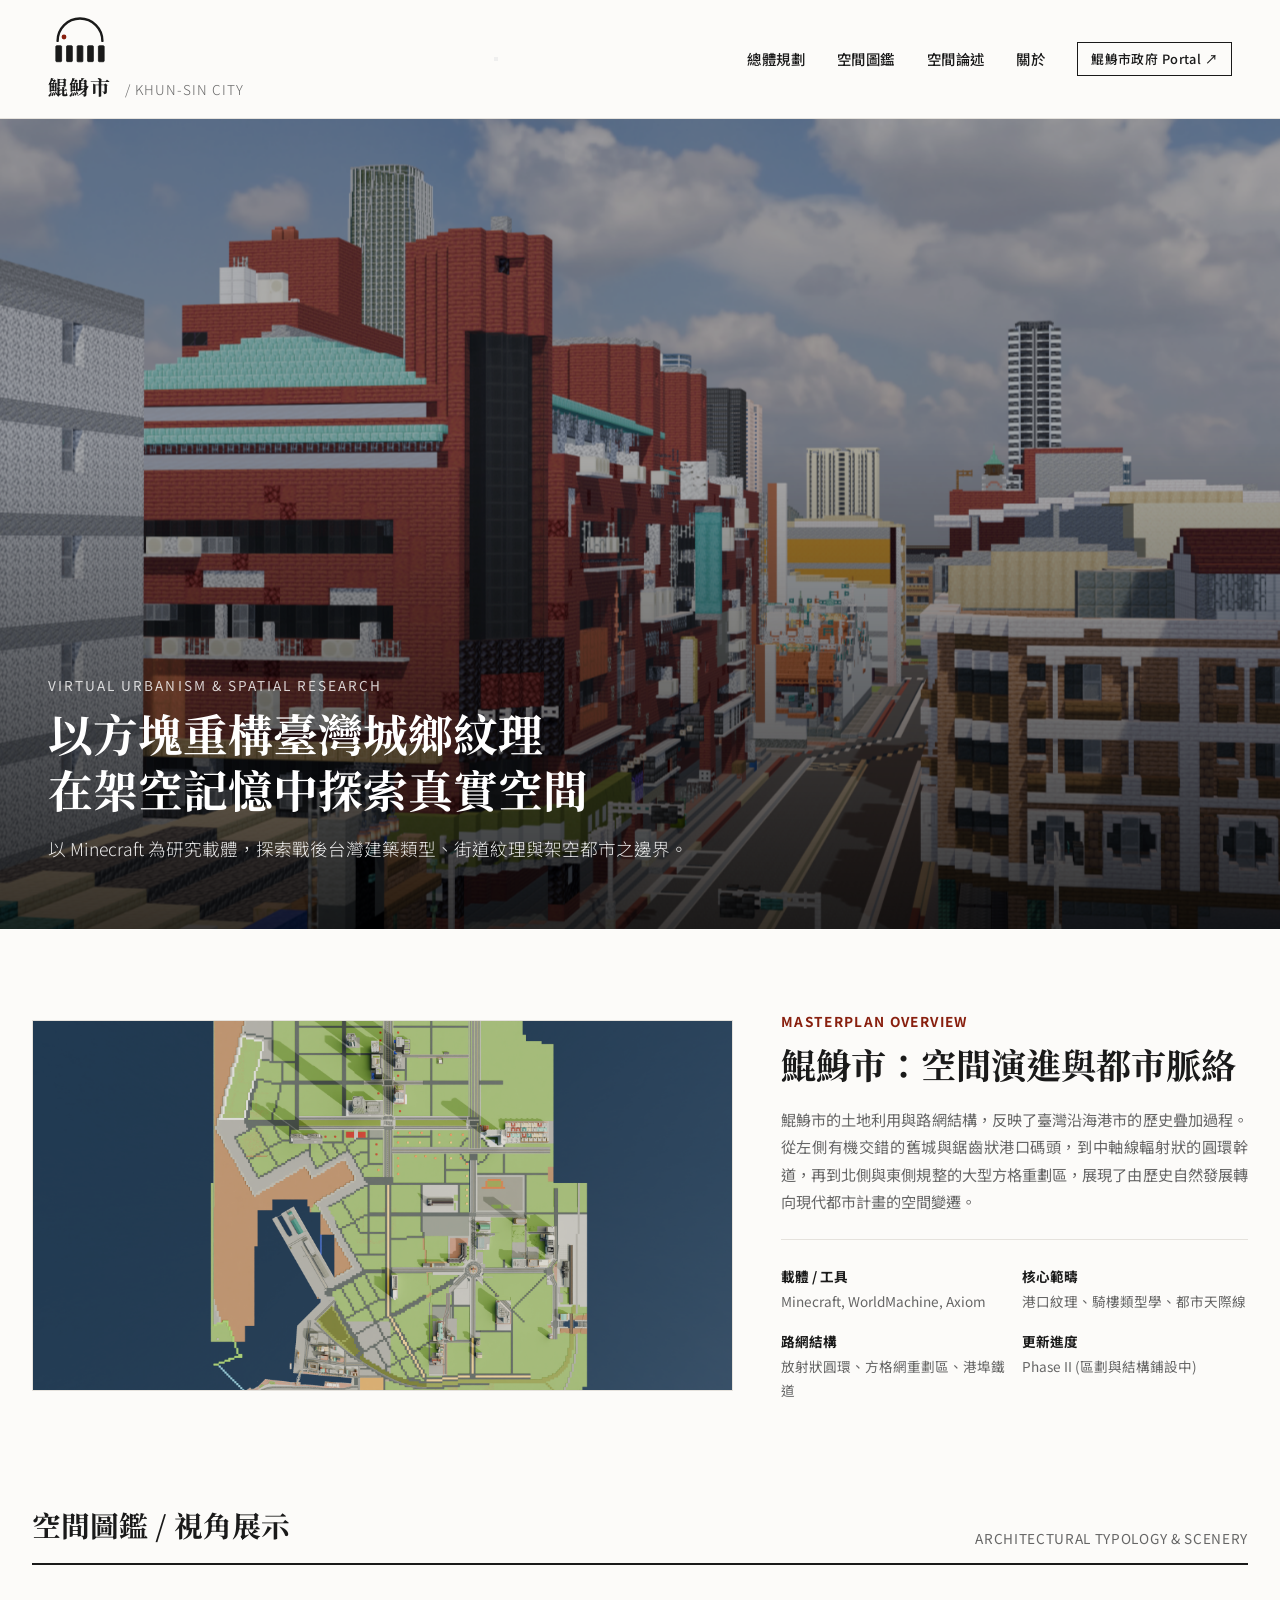
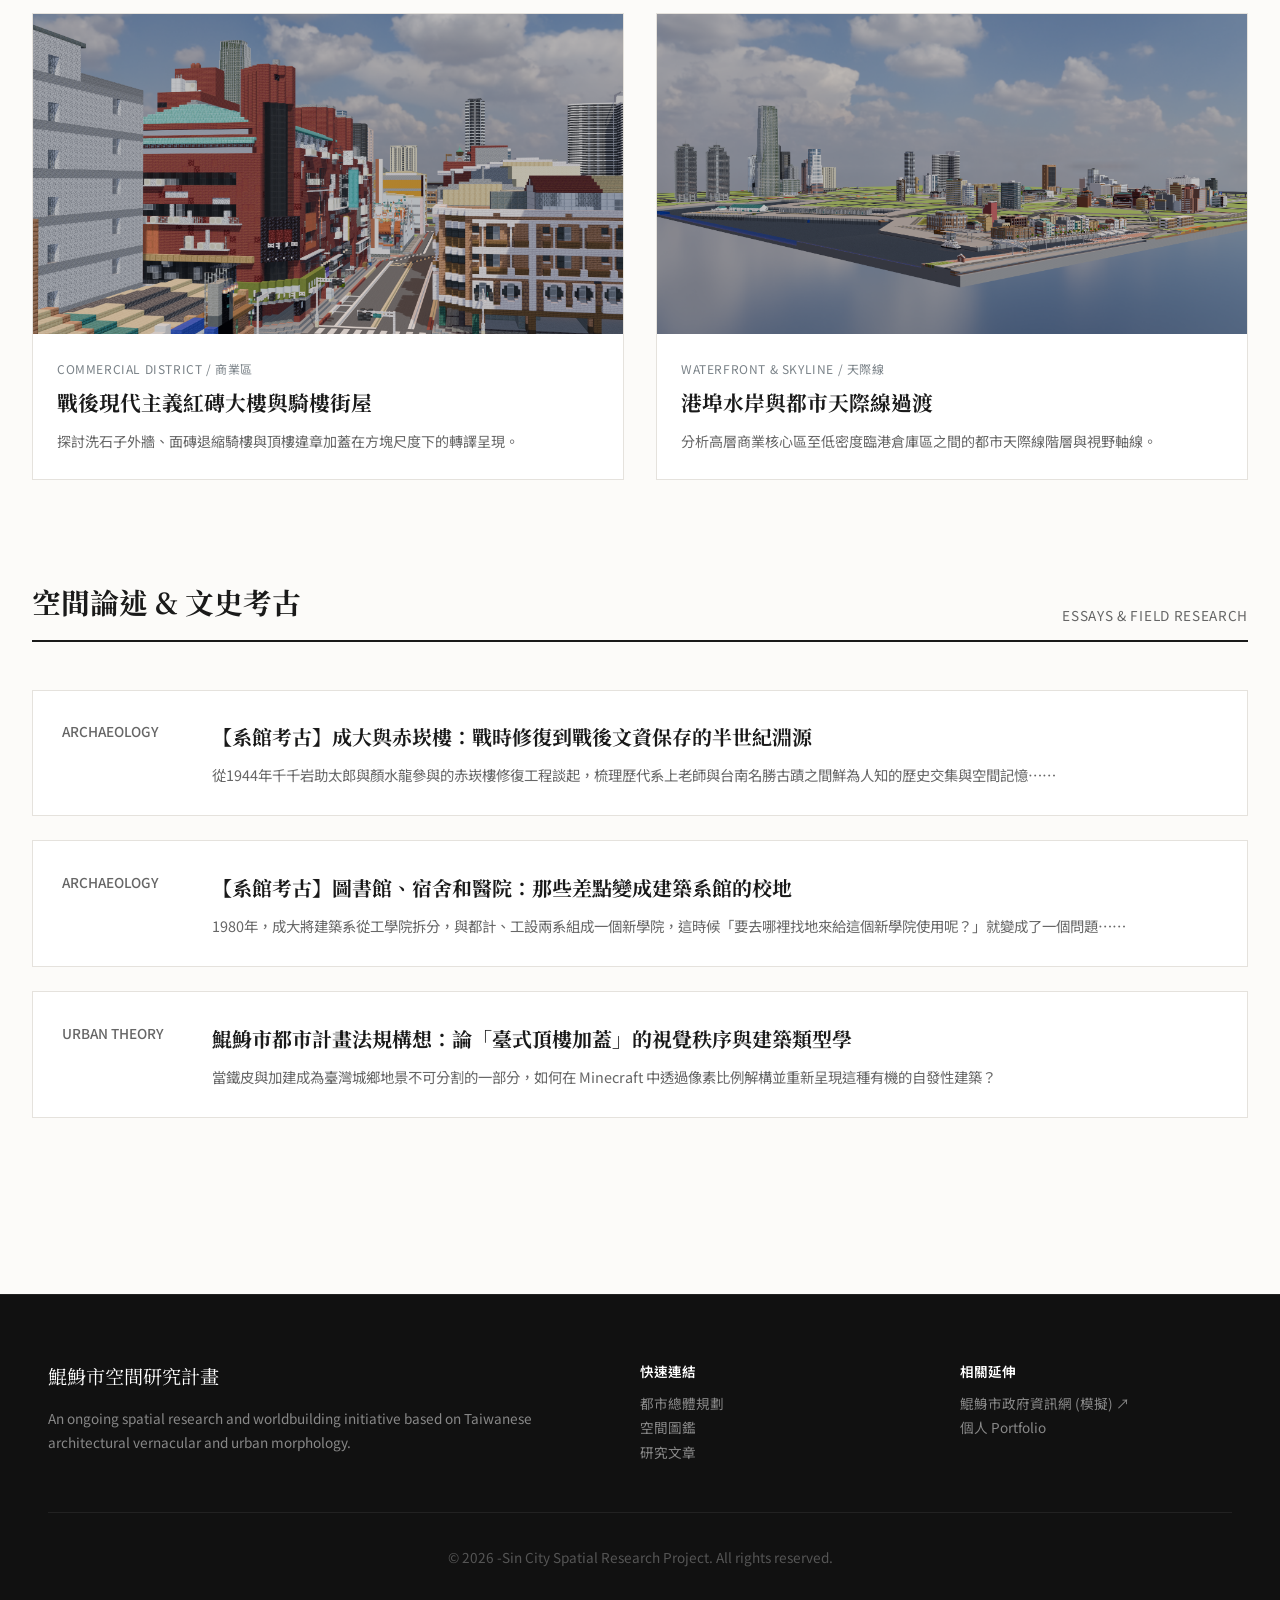
<file: index.html>
<!DOCTYPE html>
<html lang="zh-TW">
<head>
    <meta charset="UTF-8">
    <meta name="viewport" content="width=device-width, initial-scale=1.0">
    <title>鯤鯓市空間研究計畫 | Khun-Sin City Spatial Research</title>
    <link rel="icon" type="image/svg+xml" href="/svg/Favicon.svg">
    <!-- 引入 Google Fonts 襯線與無襯線體，營造雜誌質感 -->
    <link rel="preconnect" href="https://fonts.googleapis.com">
    <link rel="preconnect" href="https://fonts.gstatic.com" crossorigin>
    <link href="https://fonts.googleapis.com/css2?family=Noto+Sans+TC:wght@300;400;500;700&family=Noto+Serif+TC:wght@400;600;700&display=swap" rel="stylesheet">
    <link rel="stylesheet" type="text/css" href="css\home.css" />
    
</head>
<script src="js/main.js" defer></script>
<body>

    <!-- 頂部導覽列 -->
    <header>
        <a href="index.html" class="logo">
            <img src="svg/logo.svg" alt="鯤鯓市徽" class="logo-icon">
            鯤鯓市 <span> / KHUN-SIN CITY</span>
        </a>
        
        <button class="menu-toggle" id="menu-toggle" aria-label="切換選單">
            <span class="hamburger"></span>
        </button>

        <nav class="nav-menu" id="nav-menu">
            <ul>
                <li><a href="#masterplan">總體規劃</a></li>
                <li><a href="#gallery">空間圖鑑</a></li>
                <li><a href="#essays">空間論述</a></li>
                <li><a href="#about">關於</a></li>
                <li><a href="pages/gov_index.html" class="btn-portal" title="模擬進入鯤鯓市政府官網">鯤鯓市政府 Portal ↗</a></li>
            </ul>
        </nav>
    </header>

    <!-- Hero 主視覺 (使用高密度街景 rendering) -->
    <section class="hero">
        <img src="main_img/newbanner.png" alt="鯤鯓市街道渲染圖" class="hero-img">
        <div class="hero-overlay"></div>
        <div class="hero-content">
            <div class="hero-tag">Virtual Urbanism & Spatial Research</div>
            <h1 class="hero-title">以方塊重構臺灣城鄉紋理<br>在架空記憶中探索真實空間</h1>
            <p class="hero-subtitle">以 Minecraft 為研究載體，探索戰後台灣建築類型、街道紋理與架空都市之邊界。</p>
        </div>

    </section>

    <main class="container">

        <!-- 主體展示：總體規劃俯視圖解析 -->
        <section id="masterplan" class="project-feature">
            <div class="project-map-container">
                <!-- 俯視圖 -->
                <img src="main_img/birdview.png" alt="鯤鯓市都市總體規劃俯視圖" class="project-map-img">
            </div>
            <div class="project-info">
                <div class="project-label">MASTERPLAN OVERVIEW</div>
                <h2 class="project-name">鯤鯓市：空間演進與都市脈絡</h2>
                <p class="project-desc">
                    鯤鯓市的土地利用與路網結構，反映了臺灣沿海港市的歷史疊加過程。從左側有機交錯的舊城與鋸齒狀港口碼頭，到中軸線輻射狀的圓環幹道，再到北側與東側規整的大型方格重劃區，展現了由歷史自然發展轉向現代都市計畫的空間變遷。
                </p>
                <div class="project-meta">
                    <div class="meta-item">
                        <strong>載體 / 工具</strong>
                        <span>Minecraft, WorldMachine, Axiom</span>
                    </div>
                    <div class="meta-item">
                        <strong>核心範疇</strong>
                        <span>港口紋理、騎樓類型學、都市天際線</span>
                    </div>
                    <div class="meta-item">
                        <strong>路網結構</strong>
                        <span>放射狀圓環、方格網重劃區、港埠鐵道</span>
                    </div>
                    <div class="meta-item">
                        <strong>更新進度</strong>
                        <span>Phase II (區劃與結構鋪設中)</span>
                    </div>
                </div>
            </div>
        </section>

        <!-- 精選藝廊 (Render Gallery) -->
        <section id="gallery">
            <div class="section-header">
                <h2 class="section-title">空間圖鑑 / 視角展示</h2>
                <span class="section-sub">ARCHITECTURAL TYPOLOGY & SCENERY</span>
            </div>

            <div class="gallery-grid">
                <!-- 卡片 1 -->
                <article class="gallery-card">
                    <div class="gallery-img-wrapper">
                        <img src="main_img/newbanner.png" alt="商業區街景" class="gallery-img">
                    </div>
                    <div class="gallery-body">
                        <div class="gallery-tag">Commercial District / 商業區</div>
                        <h3 class="gallery-title">戰後現代主義紅磚大樓與騎樓街屋</h3>
                        <p class="gallery-text">探討洗石子外牆、面磚退縮騎樓與頂樓違章加蓋在方塊尺度下的轉譯呈現。</p>
                    </div>
                </article>

                <!-- 卡片 2 -->
                <article class="gallery-card">
                    <div class="gallery-img-wrapper">
                        <img src="main_img/tillAug.png" alt="水岸與天際線" class="gallery-img">
                    </div>
                    <div class="gallery-body">
                        <div class="gallery-tag">Waterfront & Skyline / 天際線</div>
                        <h3 class="gallery-title">港埠水岸與都市天際線過渡</h3>
                        <p class="gallery-text">分析高層商業核心區至低密度臨港倉庫區之間的都市天際線階層與視野軸線。</p>
                    </div>
                </article>
            </div>
        </section>

        <!-- 文章與文史研究 Section -->
        <section id="essays">
            <div class="section-header">
                <h2 class="section-title">空間論述 & 文史考古</h2>
                <span class="section-sub">ESSAYS & FIELD RESEARCH</span>
            </div>

            <div class="essay-list">
                <!-- 文章 1: 系館考古 -->
                <a href="pages/【系館考古】成大和赤崁樓.html" class="essay-item">
                    <div class="essay-date">ARCHAEOLOGY</div>
                    <div>
                        <h3 class="essay-content-title">【系館考古】成大與赤崁樓：戰時修復到戰後文資保存的半世紀淵源</h3>
                        <p class="essay-excerpt">
                            從1944年千千岩助太郎與顏水龍參與的赤崁樓修復工程談起，梳理歷代系上老師與台南名勝古蹟之間鮮為人知的歷史交集與空間記憶……
                        </p>
                    </div>
                </a>
               
                <a href="pages/【系館考古】圖書館、宿舍和醫院：那些差點變成建築系館的校地.html" class="essay-item">
                    <div class="essay-date">ARCHAEOLOGY</div>
                    <div>
                        <h3 class="essay-content-title">【系館考古】圖書館、宿舍和醫院：那些差點變成建築系館的校地</h3>
                        <p class="essay-excerpt">
                            1980年，成大將建築系從工學院拆分，與都計、工設兩系組成一個新學院，這時候「要去哪裡找地來給這個新學院使用呢？」就變成了一個問題……
                        </p>
                    </div>
                </a>
                <!-- 文章 2: 架空都市論述預留 -->
                <a href="pages/【架空都市論述】鯤鯓市都市計畫法規構想.html" class="essay-item">
                    <div class="essay-date">URBAN THEORY</div>
                    <div>
                        <h3 class="essay-content-title">鯤鯓市都市計畫法規構想：論「臺式頂樓加蓋」的視覺秩序與建築類型學</h3>
                        <p class="essay-excerpt">
                            當鐵皮與加建成為臺灣城鄉地景不可分割的一部分，如何在 Minecraft 中透過像素比例解構並重新呈現這種有機的自發性建築？
                        </p>
                    </div>
                </a>
            </div>
        </section>

    </main>

    <!-- Footer -->
    <footer>
        <div class="footer-grid">
            <div>
                <div class="footer-brand">鯤鯓市空間研究計畫</div>
                <p>An ongoing spatial research and worldbuilding initiative based on Taiwanese architectural vernacular and urban morphology.</p>
            </div>
            <div>
                <p style="color:#fff; font-weight:600; margin-bottom:0.5rem;">快速連結</p>
                <p><a href="#masterplan">都市總體規劃</a></p>
                <p><a href="#gallery">空間圖鑑</a></p>
                <p><a href="#essays">研究文章</a></p>
            </div>
            <div>
                <p style="color:#fff; font-weight:600; margin-bottom:0.5rem;">相關延伸</p>
                <p><a href="pages/gov_index.html">鯤鯓市政府資訊網 (模擬) ↗</a></p>
                <p><a href="pages/portfolio.html">個人 Portfolio</a></p>
            </div>
        </div>
        <div class="footer-bottom">
            &copy; 2026 -Sin City Spatial Research Project. All rights reserved.
        </div>
    </footer>

</body>
</html>
</file>
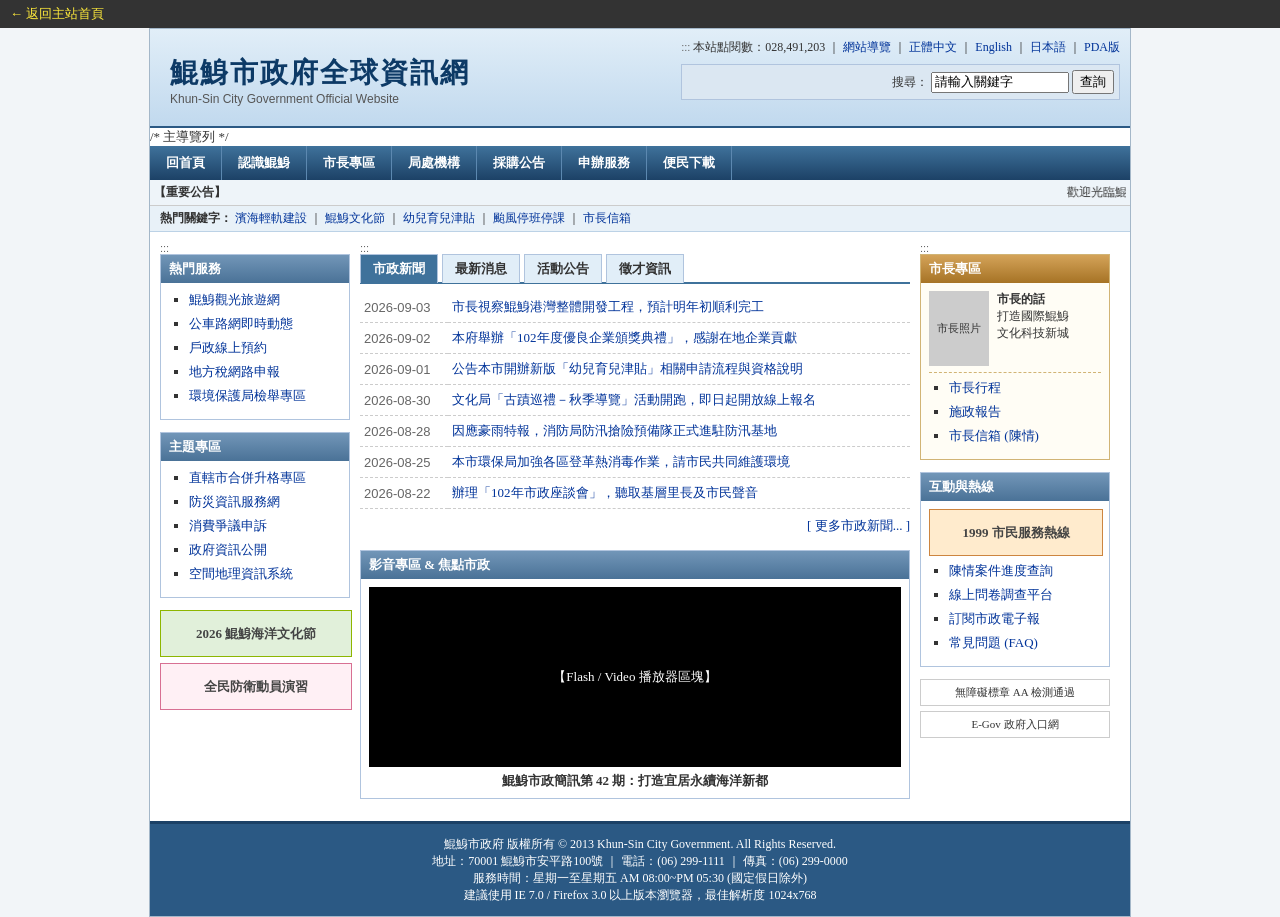
<file: pages/gov_index.html>
<!DOCTYPE html PUBLIC "-//W3C//DTD XHTML 1.0 Transitional//EN" "http://www.w3.org/TR/xhtml1/DTD/xhtml1-transitional.dtd">
<html xmlns="http://www.w3.org/1999/xhtml" lang="zh-TW">
<head>
    <meta http-equiv="Content-Type" content="text/html; charset=utf-8" />
    <title>鯤鯓市政府全球資訊網 -Shen City Government</title>
    <link rel="stylesheet" href="../css/gov.css">
</head>
<script src="../js/main.js" defer></script>
<script src="../js/gov.js" defer></script>
<body>
    <div style="background:#333; color:#fff; padding:5px 10px;">
        <a href="../index.html" style="color:#ffeb3b;">← 返回主站首頁</a>
    </div>
<div id="sitemain">
    <!-- 頁首與功能區 -->
    <div id="sitehead">
        <div class="top-utility">
            <a href="#" accesskey="U" title="上方主要選單區" class="accesskey">:::</a>
            本站點閱數：028,491,203 ｜ 
            <a href="#">網站導覽</a> ｜ 
            <a href="#">正體中文</a> ｜ 
            <a href="#">English</a> ｜ 
            <a href="#">日本語</a> ｜ 
            <a href="#">PDA版</a>
            
            <div class="search-bar">
                <form action="#" method="get" style="margin:0;">
                    <label for="kw">搜尋：</label>
                    <input type="text" id="kw" name="kw" value="請輸入關鍵字" onfocus="if(this.value=='請輸入關鍵字')this.value='';" style="width: 130px;" />
                    <input type="submit" value="查詢" />
                </form>
            </div>
        </div>
        
        <div class="header-title-box">
            <div class="site-title">鯤鯓市政府全球資訊網</div>
            <div class="site-subtitle">Khun-Sin City Government Official Website</div>
        </div>
        <div style="clear:both;"></div>
    </div>

    /* 主導覽列 */
    <div id="topmenu">
        <ul>
            <li><a href="#">回首頁</a></li>
            <li><a href="#">認識鯤鯓</a></li>
            <li><a href="#">市長專區</a></li>
            <li><a href="#">局處機構</a></li>
            <li><a href="#">採購公告</a></li>
            <li><a href="#">申辦服務</a></li>
            <li><a href="#">便民下載</a></li>
        </ul>
    </div>

    <!-- 跑馬燈與熱門關鍵字 -->
    <div class="marquee-bar">
        <table width="100%" border="0" cellspacing="0" cellpadding="0">
            <tr>
                <td width="80" font-weight="bold" color="#a67325"><b>【重要公告】</b></td>
                <td>
                    <marquee behavior="scroll" direction="left" scrollamount="4">
                        歡迎光臨鯤鯓市政府全球資訊網！防範登革熱，請大家定期清理家中的積水容器。防汛期間請做好防災準備。
                    </marquee>
                </td>
            </tr>
        </table>
    </div>

    <div style="background:#e8f1f8; padding:4px 10px; border-bottom:1px solid #bcd2e6; font-size:12px;">
        <b>熱門關鍵字：</b>
        <a href="#">濱海輕軌建設</a> ｜ 
        <a href="#">鯤鯓文化節</a> ｜ 
        <a href="#">幼兒育兒津貼</a> ｜ 
        <a href="#">颱風停班停課</a> ｜ 
        <a href="#">市長信箱</a>
    </div>

    <!-- 主要三欄結構 -->
    <div id="main-container">
        
        <!-- 左側次選單區 -->
        <div id="left-col">
            <a href="#" accesskey="L" title="左側選單區" class="accesskey">:::</a>
            
            <div class="box-style">
                <div class="box-header">熱門服務</div>
                <div class="box-body">
                    <ul>
                        <li><a href="#">鯤鯓觀光旅遊網</a></li>
                        <li><a href="#">公車路網即時動態</a></li>
                        <li><a href="#">戶政線上預約</a></li>
                        <li><a href="#">地方稅網路申報</a></li>
                        <li><a href="#">環境保護局檢舉專區</a></li>
                    </ul>
                </div>
            </div>

            <div class="box-style">
                <div class="box-header">主題專區</div>
                <div class="box-body">
                    <ul>
                        <li><a href="#">直轄市合併升格專區</a></li>
                        <li><a href="#">防災資訊服務網</a></li>
                        <li><a href="#">消費爭議申訴</a></li>
                        <li><a href="#">政府資訊公開</a></li>
                        <li><a href="#">空間地理資訊系統</a></li>
                    </ul>
                </div>
            </div>
            
            <!-- 宣導 Banner 區 -->
            <a href="#" class="banner-item" style="background:#e1f0da; border-color:#8db600;">2026 鯤鯓海洋文化節</a>
            <a href="#" class="banner-item" style="background:#fff0f5; border-color:#d87093;">全民防衛動員演習</a>
        </div>

        <!-- 中間主要內容區 -->
        <div id="center-col">
            <a href="#" accesskey="C" title="中間內容區" class="accesskey">:::</a>
            
            <!-- 頁籤控制 -->
            <div class="tab-header">
                <div class="tab-btn active">市政新聞</div>
                <div class="tab-btn">最新消息</div>
                <div class="tab-btn">活動公告</div>
                <div class="tab-btn">徵才資訊</div>
            </div>

            <table class="news-table" summary="市政新聞列表">
                <tr>
                    <td class="date-col">2026-09-03</td>
                    <td><a href="#">市長視察鯤鯓港灣整體開發工程，預計明年初順利完工</a></td>
                </tr>
                <tr>
                    <td class="date-col">2026-09-02</td>
                    <td><a href="#">本府舉辦「102年度優良企業頒獎典禮」，感謝在地企業貢獻</a></td>
                </tr>
                <tr>
                    <td class="date-col">2026-09-01</td>
                    <td><a href="#">公告本市開辦新版「幼兒育兒津貼」相關申請流程與資格說明</a></td>
                </tr>
                <tr>
                    <td class="date-col">2026-08-30</td>
                    <td><a href="#">文化局「古蹟巡禮－秋季導覽」活動開跑，即日起開放線上報名</a></td>
                </tr>
                <tr>
                    <td class="date-col">2026-08-28</td>
                    <td><a href="#">因應豪雨特報，消防局防汛搶險預備隊正式進駐防汛基地</a></td>
                </tr>
                <tr>
                    <td class="date-col">2026-08-25</td>
                    <td><a href="#">本市環保局加強各區登革熱消毒作業，請市民共同維護環境</a></td>
                </tr>
                <tr>
                    <td class="date-col">2026-08-22</td>
                    <td><a href="#">辦理「102年市政座談會」，聽取基層里長及市民聲音</a></td>
                </tr>
            </table>
            
            <div style="text-align:right; margin-top:8px;">
                <a href="#">[ 更多市政新聞... ]</a>
            </div>

            <!-- 影音與宣導輪播區Placeholder -->
            <div class="box-style" style="margin-top:15px;">
                <div class="box-header">影音專區 & 焦點市政</div>
                <div class="box-body" style="text-align:center;">
                    <div style="background:#000; color:#fff; width:100%; height:180px; line-height:180px; margin-bottom:5px;">
                        【Flash / Video 播放器區塊】
                    </div>
                    <span><b>鯤鯓市政簡訊第 42 期：打造宜居永續海洋新都</b></span>
                </div>
            </div>
        </div>

        <!-- 右側服務欄 -->
        <div id="right-col">
            <a href="#" accesskey="R" title="右側選單區" class="accesskey">:::</a>
            
            <!-- 市長專區 -->
            <div class="box-style mayor-box">
                <div class="mayor-header">市長專區</div>
                <div class="box-body">
                    <div style="float:left; width:60px; height:75px; background:#ccc; text-align:center; line-height:75px; margin-right:8px; font-size:11px;">
                        市長照片
                    </div>
                    <div style="font-size:12px;">
                        <b>市長的話</b><br />
                        打造國際鯤鯓<br />文化科技新城
                    </div>
                    <div style="clear:both;"></div>
                    <hr style="border:none; border-top:1px dashed #d1b475; margin:6px 0;" />
                    <ul>
                        <li><a href="#">市長行程</a></li>
                        <li><a href="#">施政報告</a></li>
                        <li><a href="#">市長信箱 (陳情)</a></li>
                    </ul>
                </div>
            </div>

            <div class="box-style">
                <div class="box-header">互動與熱線</div>
                <div class="box-body">
                    <a href="#" class="banner-item" style="background:#ffebcd; border-color:#cd853f;">1999 市民服務熱線</a>
                    <ul>
                        <li><a href="#">陳情案件進度查詢</a></li>
                        <li><a href="#">線上問卷調查平台</a></li>
                        <li><a href="#">訂閱市政電子報</a></li>
                        <li><a href="#">常見問題 (FAQ)</a></li>
                    </ul>
                </div>
            </div>

            <!-- 標章圖示區 -->
            <div style="text-align:center; margin-top:10px;">
                <div style="border:1px solid #ccc; background:#fff; padding:5px; margin-bottom:5px; font-size:11px;">
                    無障礙標章 AA 檢測通過
                </div>
                <div style="border:1px solid #ccc; background:#fff; padding:5px; font-size:11px;">
                    E-Gov 政府入口網
                </div>
            </div>
        </div>

    </div>

    <!-- 頁尾區 -->
    <div id="sitefooter">
        鯤鯓市政府 版權所有 © 2013 Khun-Sin City Government. All Rights Reserved.<br />
        地址：70001 鯤鯓市安平路100號 ｜ 電話：(06) 299-1111 ｜ 傳真：(06) 299-0000<br />
        服務時間：星期一至星期五 AM 08:00~PM 05:30 (國定假日除外)<br />
        建議使用 IE 7.0 / Firefox 3.0 以上版本瀏覽器，最佳解析度 1024x768
    </div>
</div>

</body>
</html>
</file>
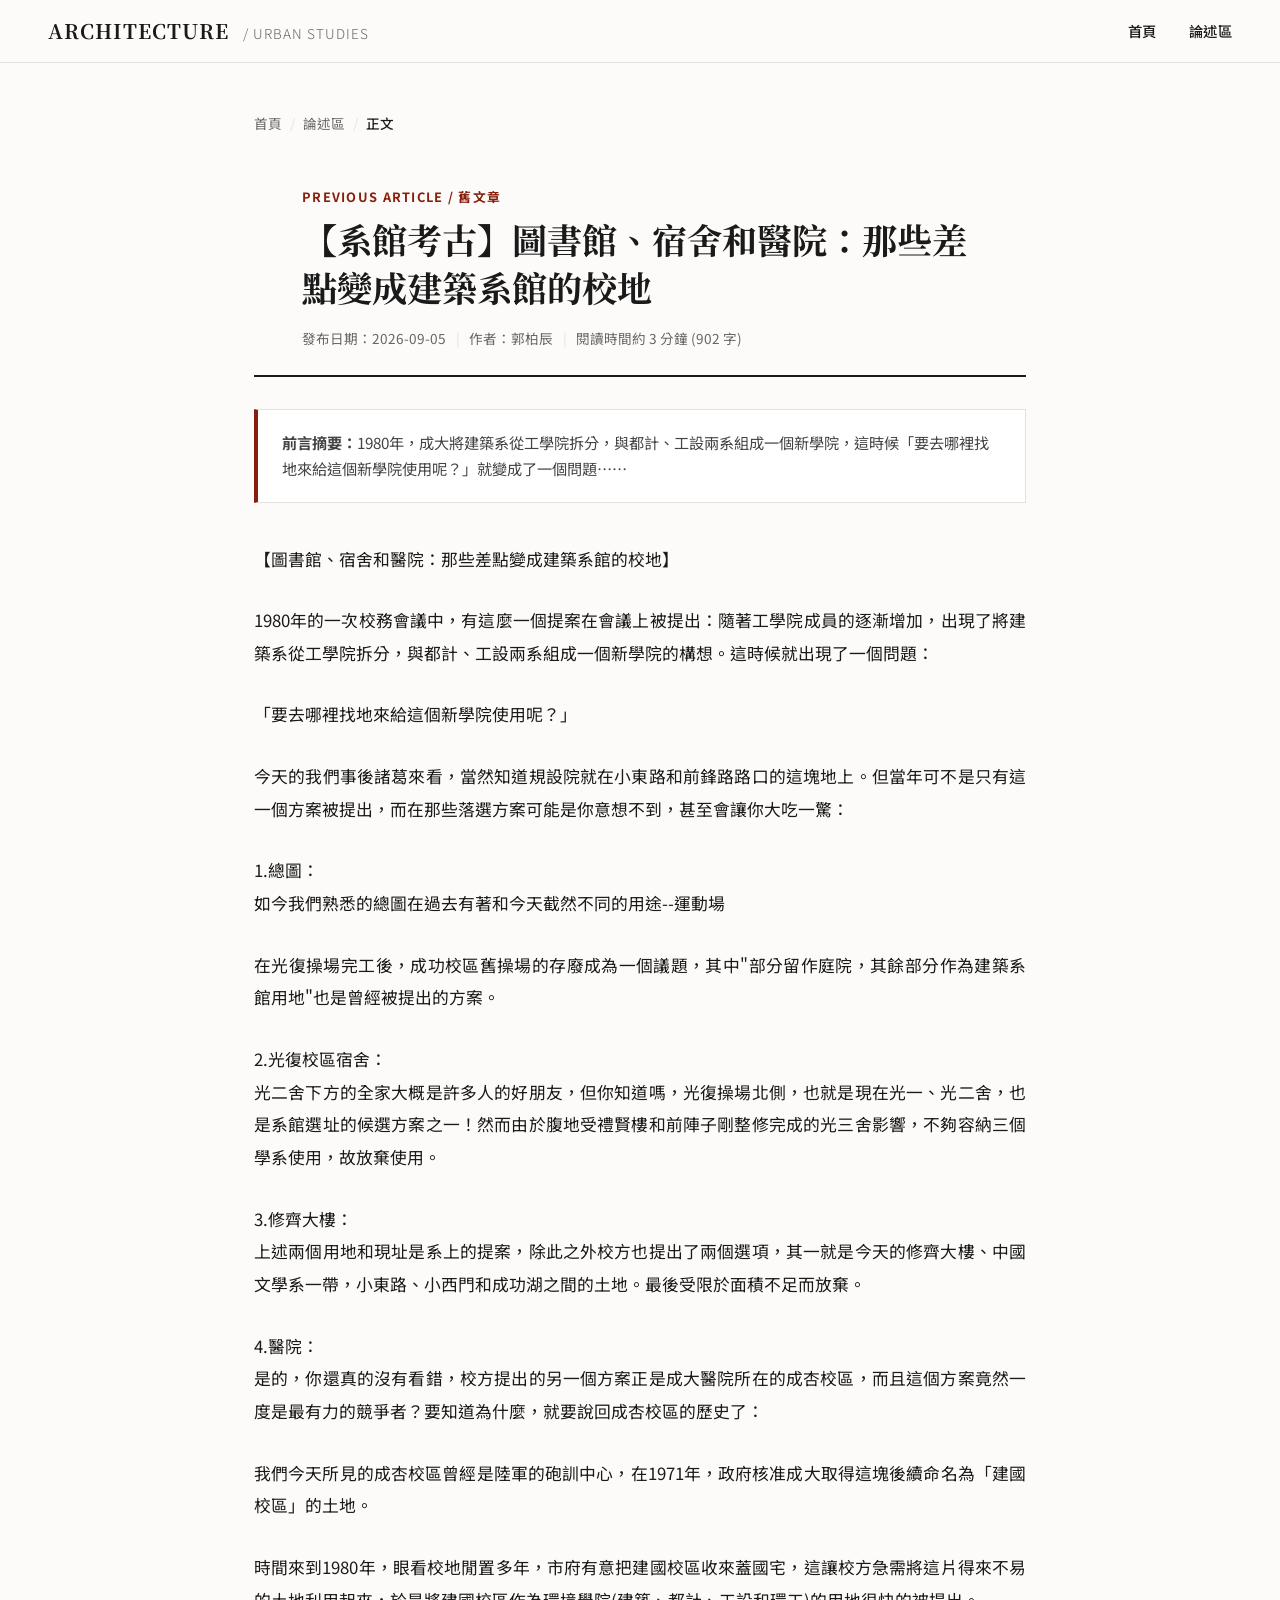
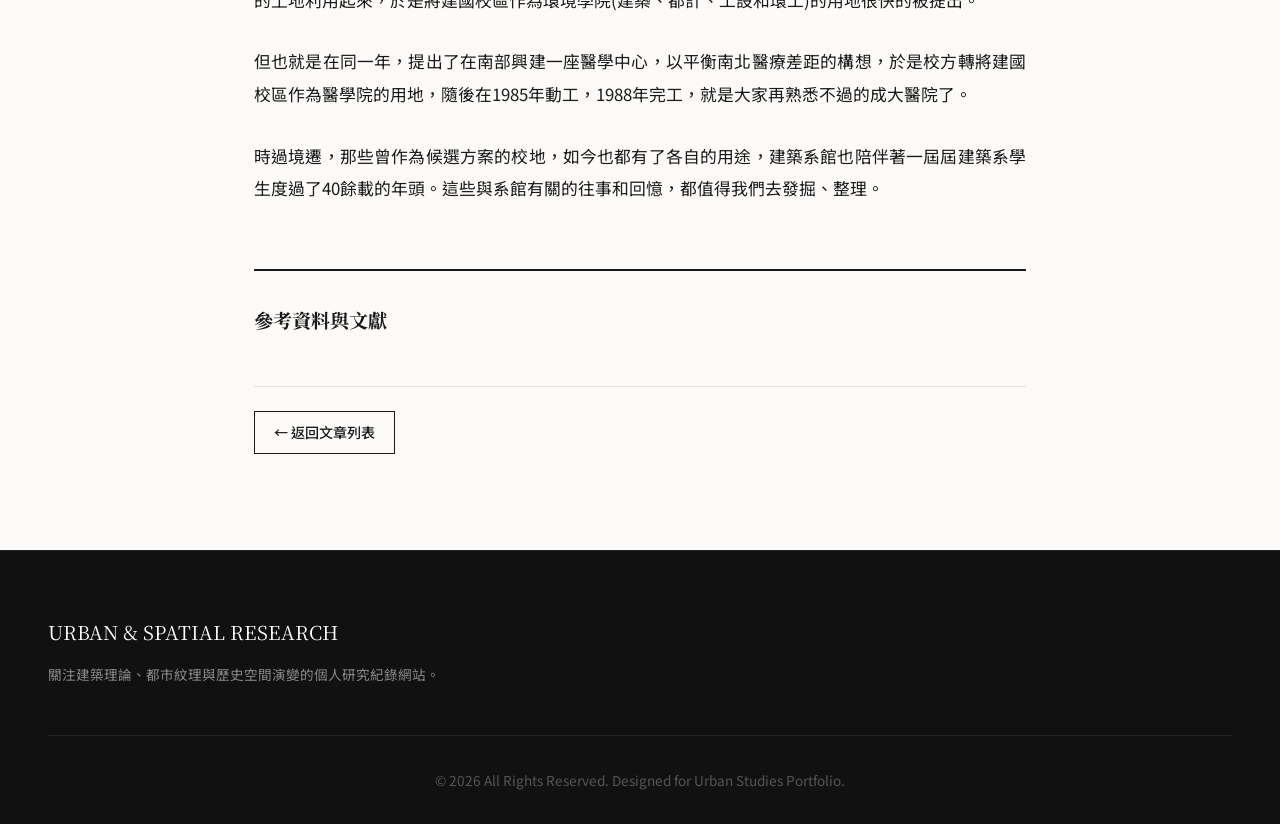
<file: pages/【系館考古】圖書館、宿舍和醫院：那些差點變成建築系館的校地.html>
<!DOCTYPE html>
<html lang="zh-TW">
<head>
    <meta charset="UTF-8">
    <meta name="viewport" content="width=device-width, initial-scale=1.0">
    <title>【系館考古】圖書館、宿舍和醫院：那些差點變成建築系館的校地</title>
    <!-- Google Fonts 引入 -->
    <link rel="preconnect" href="https://fonts.googleapis.com">
    <link rel="preconnect" href="https://fonts.gstatic.com" crossorigin>
    <link href="https://fonts.googleapis.com/css2?family=Noto+Sans+TC:wght@300;400;500;700&family=Noto+Serif+TC:wght@400;700&display=swap" rel="stylesheet">
    
    <!-- 樣式表鏈結 -->
    <link rel="stylesheet" href="../css/home.css">
    <link rel="stylesheet" href="../css/article.css">
</head>
<script src="../js/main.js" defer></script>
<script src="../js/article.js" defer></script>
<body>

    <!-- 頂部導覽列 (與主頁風格一致) -->
    <header>
        <div class="logo">
            <a href="../index.html">ARCHITECTURE <span>/ URBAN STUDIES</span></a>
        </div>
        <nav>
            <ul>
                <li><a href="../index.html">首頁</a></li>
                <li><a href="../index.html#essays">論述區</a></li>
            </ul>
        </nav>
    </header>

    <!-- 主文章容器 -->
    <main class="article-container">
        
        <!-- 麵包屑導覽 -->
        <nav class="breadcrumb">
            <a href="../index.html">首頁</a>
            <span class="separator">/</span>
            <a href="../index.html#essays">論述區</a>
            <span class="separator">/</span>
            <span class="current">正文</span>
        </nav>

        <article>
            <!-- 1. 文章標題區 -->
            <header class="article-header">
                <div class="article-tag">Previous Article / 舊文章</div>
                <h1 class="article-title">【系館考古】圖書館、宿舍和醫院：那些差點變成建築系館的校地</h1>
                <div class="article-meta">
                    <span class="meta-date">發布日期：2026-09-05</span>
                    <span class="meta-divider">|</span>
                    <span class="meta-author">作者：郭柏辰</span>
                    <span class="meta-divider">|</span>
                    <!-- JS 會自動動態填入這裡的數字 -->
                <span class="meta-item" id="read-time">計算閱讀時間中...</span>
                </div>
            </header>

            <!-- 2. 概述 / 前言區塊 -->
            <section class="article-summary">
                <p><strong>前言摘要：</strong>1980年，成大將建築系從工學院拆分，與都計、工設兩系組成一個新學院，這時候「要去哪裡找地來給這個新學院使用呢？」就變成了一個問題……</p>
            </section>

            <!-- 3. 正文內文區 (Markdown 轉換後的 HTML 請貼在此處) -->
            <section class="article-body"id="article-body">
                <p>【圖書館、宿舍和醫院：那些差點變成建築系館的校地】</p>

                <p>1980年的一次校務會議中，有這麼一個提案在會議上被提出：隨著工學院成員的逐漸增加，出現了將建築系從工學院拆分，與都計、工設兩系組成一個新學院的構想。這時候就出現了一個問題：</p>
                <p>「要去哪裡找地來給這個新學院使用呢？」</p>
                <p>今天的我們事後諸葛來看，當然知道規設院就在小東路和前鋒路路口的這塊地上。但當年可不是只有這一個方案被提出，而在那些落選方案可能是你意想不到，甚至會讓你大吃一驚：</p>
                <p>1.總圖：<br>如今我們熟悉的總圖在過去有著和今天截然不同的用途--運動場</p>
                <p>在光復操場完工後，成功校區舊操場的存廢成為一個議題，其中&quot;部分留作庭院，其餘部分作為建築系館用地&quot;也是曾經被提出的方案。</p>
                <p>2.光復校區宿舍：<br>光二舍下方的全家大概是許多人的好朋友，但你知道嗎，光復操場北側，也就是現在光一、光二舍，也是系館選址的候選方案之一！然而由於腹地受禮賢樓和前陣子剛整修完成的光三舍影響，不夠容納三個學系使用，故放棄使用。</p>
                <p>3.修齊大樓：<br>上述兩個用地和現址是系上的提案，除此之外校方也提出了兩個選項，其一就是今天的修齊大樓、中國文學系一帶，小東路、小西門和成功湖之間的土地。最後受限於面積不足而放棄。</p>
                <p>4.醫院：<br>是的，你還真的沒有看錯，校方提出的另一個方案正是成大醫院所在的成杏校區，而且這個方案竟然一度是最有力的競爭者？要知道為什麼，就要說回成杏校區的歷史了：</p>
                <p>我們今天所見的成杏校區曾經是陸軍的砲訓中心，在1971年，政府核准成大取得這塊後續命名為「建國校區」的土地。</p>
                <p>時間來到1980年，眼看校地閒置多年，市府有意把建國校區收來蓋國宅，這讓校方急需將這片得來不易的土地利用起來，於是將建國校區作為環境學院(建築、都計、工設和環工)的用地很快的被提出。</p>
                <p>但也就是在同一年，提出了在南部興建一座醫學中心，以平衡南北醫療差距的構想，於是校方轉將建國校區作為醫學院的用地，隨後在1985年動工，1988年完工，就是大家再熟悉不過的成大醫院了。</p>
                <p>時過境遷，那些曾作為候選方案的校地，如今也都有了各自的用途，建築系館也陪伴著一屆屆建築系學生度過了40餘載的年頭。這些與系館有關的往事和回憶，都值得我們去發掘、整理。</p>


                

               
            </section>

            <!-- 4. 參考資料區塊 -->
            <section class="article-references">
                <h3 class="ref-title">參考資料與文獻</h3>
                <ol class="ref-list">
                    
                </ol>
            </section>
        </article>

        <!-- 頁尾文章導覽頁籤 -->
        <div class="article-nav">
            <a href="../index.html#essays" class="btn-back">← 返回文章列表</a>
        </div>
    </main>

    <!-- 頁尾 (與主頁一致) -->
    <footer>
        <div class="footer-grid">
            <div>
                <div class="footer-brand">URBAN & SPATIAL RESEARCH</div>
                <p>關注建築理論、都市紋理與歷史空間演變的個人研究紀錄網站。</p>
            </div>
            <div></div>
            <div></div>
        </div>
        <div class="footer-bottom">
            &copy; 2026 All Rights Reserved. Designed for Urban Studies Portfolio.
        </div>
    </footer>

</body>
</html>
</file>
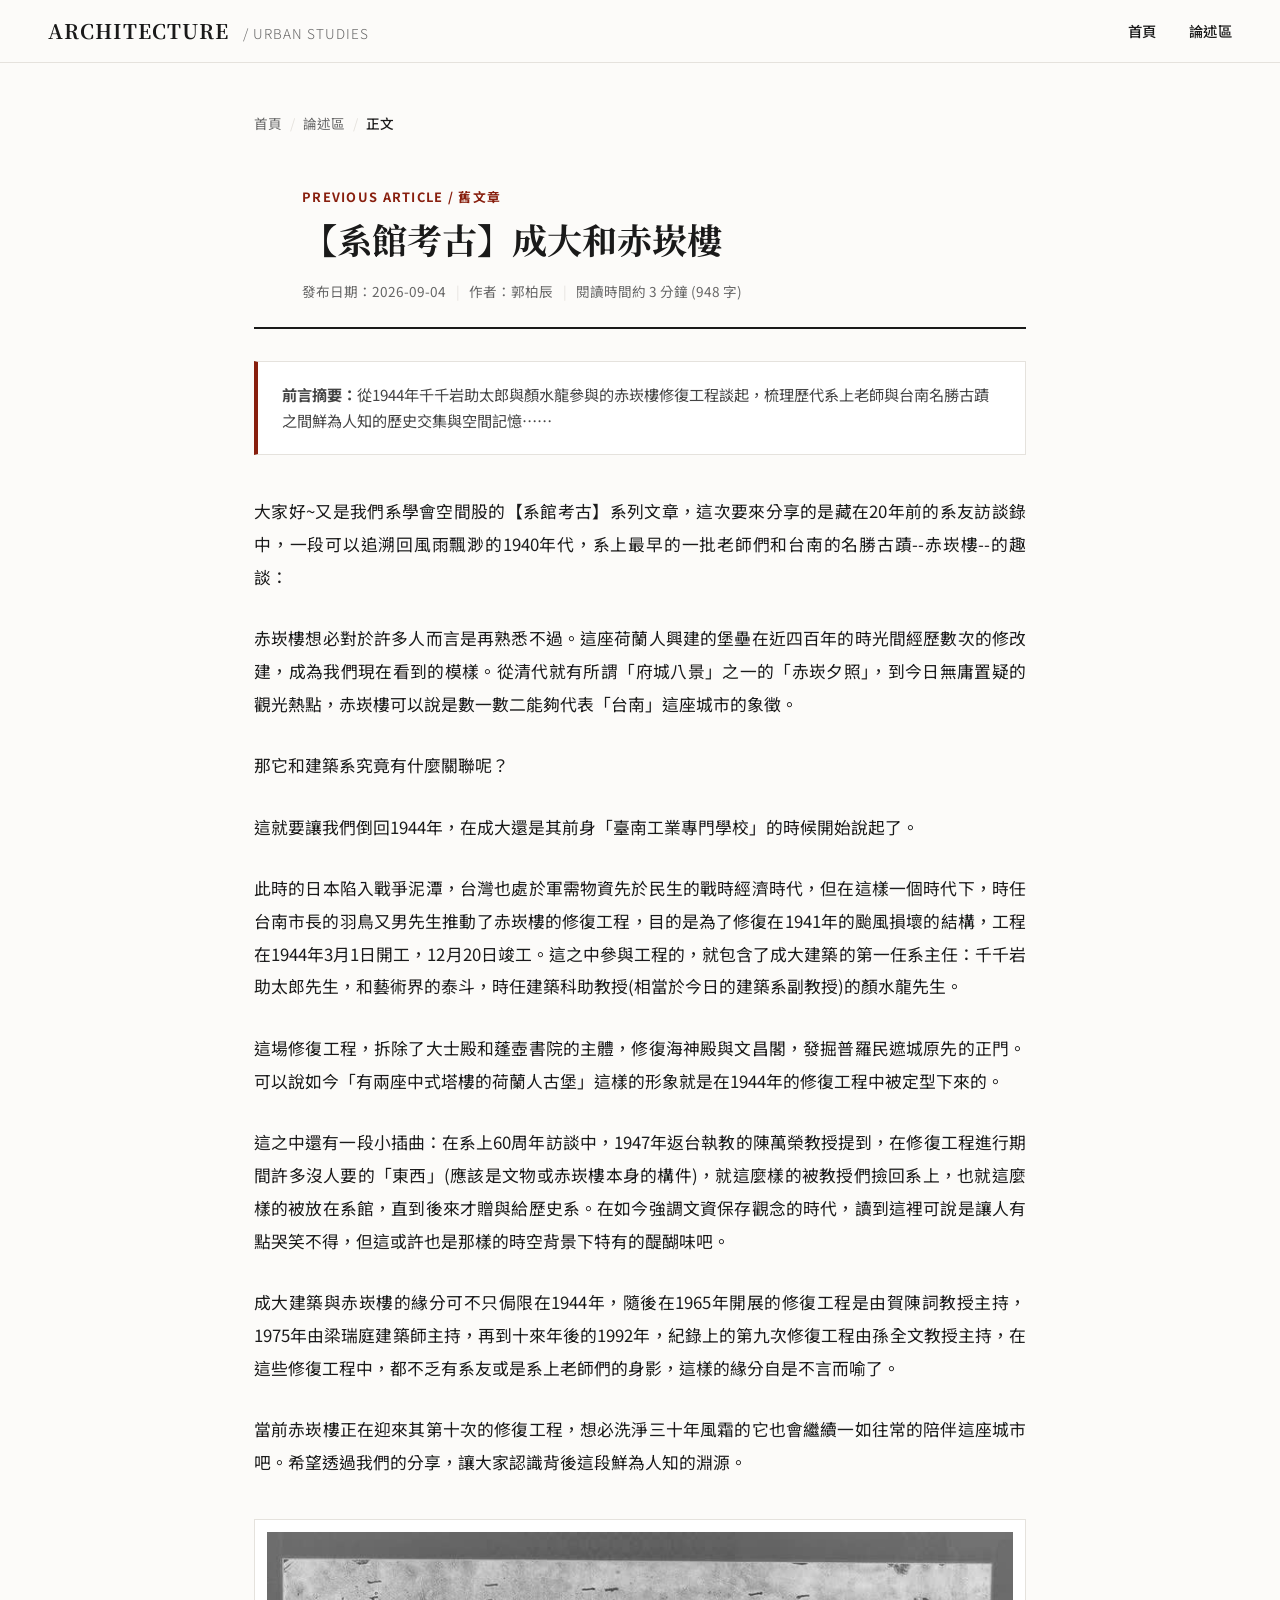
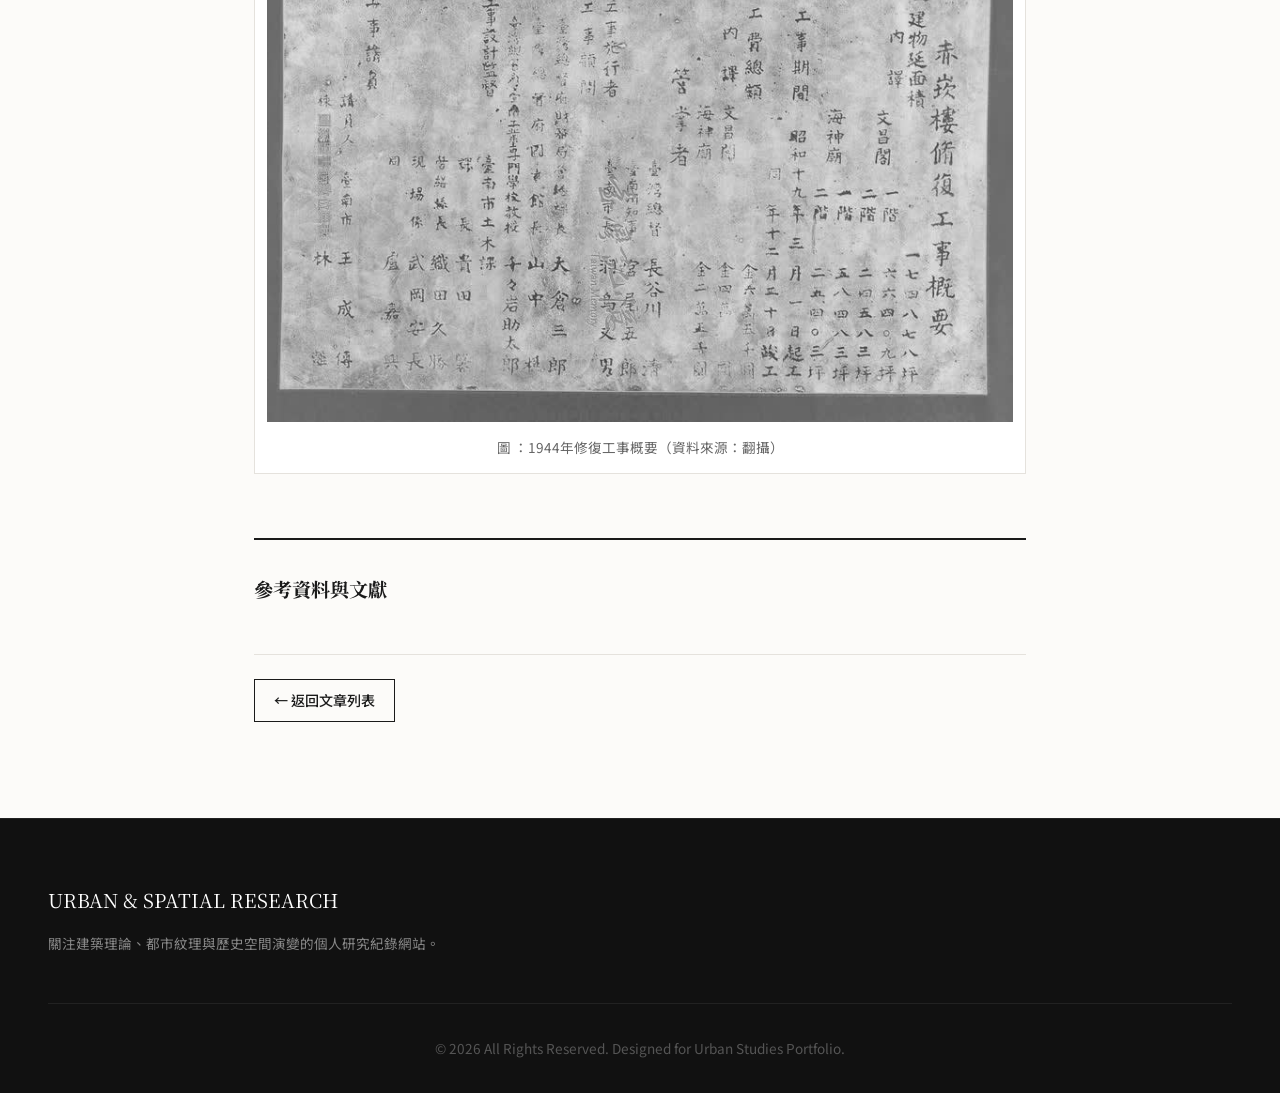
<file: pages/【系館考古】成大和赤崁樓.html>
<!DOCTYPE html>
<html lang="zh-TW">
<head>
    <meta charset="UTF-8">
    <meta name="viewport" content="width=device-width, initial-scale=1.0">
    <title>【系館考古】成大和赤崁樓</title>
    <!-- Google Fonts 引入 -->
    <link rel="preconnect" href="https://fonts.googleapis.com">
    <link rel="preconnect" href="https://fonts.gstatic.com" crossorigin>
    <link href="https://fonts.googleapis.com/css2?family=Noto+Sans+TC:wght@300;400;500;700&family=Noto+Serif+TC:wght@400;700&display=swap" rel="stylesheet">
    
    <!-- 樣式表鏈結 -->
    <link rel="stylesheet" href="../css/home.css">
    <link rel="stylesheet" href="../css/article.css">
</head>
<script src="../js/main.js" defer></script>
<script src="../js/article.js" defer></script>
<body>

    <!-- 頂部導覽列 (與主頁風格一致) -->
    <header>
        <div class="logo">
            <a href="../index.html">ARCHITECTURE <span>/ URBAN STUDIES</span></a>
        </div>
        <nav>
            <ul>
                <li><a href="../index.html">首頁</a></li>
                <li><a href="../index.html#essays">論述區</a></li>
            </ul>
        </nav>
    </header>

    <!-- 主文章容器 -->
    <main class="article-container">
        
        <!-- 麵包屑導覽 -->
        <nav class="breadcrumb">
            <a href="../index.html">首頁</a>
            <span class="separator">/</span>
            <a href="../index.html#essays">論述區</a>
            <span class="separator">/</span>
            <span class="current">正文</span>
        </nav>

        <article>
            <!-- 1. 文章標題區 -->
            <header class="article-header">
                <div class="article-tag">Previous Article / 舊文章</div>
                <h1 class="article-title">【系館考古】成大和赤崁樓</h1>
                <div class="article-meta">
                    <span class="meta-date">發布日期：2026-09-04</span>
                    <span class="meta-divider">|</span>
                    <span class="meta-author">作者：郭柏辰</span>
                    <span class="meta-divider">|</span>
                    <!-- JS 會自動動態填入這裡的數字 -->
                <span class="meta-item" id="read-time">計算閱讀時間中...</span>
                </div>
            </header>

            <!-- 2. 概述 / 前言區塊 -->
            <section class="article-summary">
                <p><strong>前言摘要：</strong>從1944年千千岩助太郎與顏水龍參與的赤崁樓修復工程談起，梳理歷代系上老師與台南名勝古蹟之間鮮為人知的歷史交集與空間記憶……</p>
            </section>

            <!-- 3. 正文內文區 (Markdown 轉換後的 HTML 請貼在此處) -->
            <section class="article-body"id="article-body">
                <p>大家好~又是我們系學會空間股的【系館考古】系列文章，這次要來分享的是藏在20年前的系友訪談錄中，一段可以追溯回風雨飄渺的1940年代，系上最早的一批老師們和台南的名勝古蹟--赤崁樓--的趣談：</p>

                
                <p>赤崁樓想必對於許多人而言是再熟悉不過。這座荷蘭人興建的堡壘在近四百年的時光間經歷數次的修改建，成為我們現在看到的模樣。從清代就有所謂「府城八景」之一的「赤崁夕照」，到今日無庸置疑的觀光熱點，赤崁樓可以說是數一數二能夠代表「台南」這座城市的象徵。</p>

                那它和建築系究竟有什麼關聯呢？</p>

                <p>這就要讓我們倒回1944年，在成大還是其前身「臺南工業專門學校」的時候開始說起了。</p>

                <p>此時的日本陷入戰爭泥潭，台灣也處於軍需物資先於民生的戰時經濟時代，但在這樣一個時代下，時任台南市長的羽鳥又男先生推動了赤崁樓的修復工程，目的是為了修復在1941年的颱風損壞的結構，工程在1944年3月1日開工，12月20日竣工。這之中參與工程的，就包含了成大建築的第一任系主任：千千岩助太郎先生，和藝術界的泰斗，時任建築科助教授(相當於今日的建築系副教授)的顏水龍先生。</p>

                <p>這場修復工程，拆除了大士殿和蓬壺書院的主體，修復海神殿與文昌閣，發掘普羅民遮城原先的正門。可以說如今「有兩座中式塔樓的荷蘭人古堡」這樣的形象就是在1944年的修復工程中被定型下來的。</p>

                <p>這之中還有一段小插曲：在系上60周年訪談中，1947年返台執教的陳萬榮教授提到，在修復工程進行期間許多沒人要的「東西」(應該是文物或赤崁樓本身的構件)，就這麼樣的被教授們撿回系上，也就這麼樣的被放在系館，直到後來才贈與給歷史系。在如今強調文資保存觀念的時代，讀到這裡可說是讓人有點哭笑不得，但這或許也是那樣的時空背景下特有的醍醐味吧。</p>

                <p>成大建築與赤崁樓的緣分可不只侷限在1944年，隨後在1965年開展的修復工程是由賀陳詞教授主持，1975年由梁瑞庭建築師主持，再到十來年後的1992年，紀錄上的第九次修復工程由孫全文教授主持，在這些修復工程中，都不乏有系友或是系上老師們的身影，這樣的緣分自是不言而喻了。</p>

                <p>當前赤崁樓正在迎來其第十次的修復工程，想必洗淨三十年風霜的它也會繼續一如往常的陪伴這座城市吧。希望透過我們的分享，讓大家認識背後這段鮮為人知的淵源。</p>

                <figure class="article-media media-image">
                    <img src="pages_img/【系館考古】成大和赤崁樓_修復工事概要.png" alt="黑白泛黃的1944年赤崁樓修復工事概要檔案，呈現直式書寫的工程說明與人員、工期及經費等欄位；右側標題可辨識為赤崁樓修復工事概要，文件置於灰色背景上，影像帶有老舊紙張的斑駁與歷史檔案的沉靜感。">
                    <figcaption>圖 ：1944年修復工事概要（資料來源：翻攝）</figcaption>
                </figure>

               
            </section>

            <!-- 4. 參考資料區塊 -->
            <section class="article-references">
                <h3 class="ref-title">參考資料與文獻</h3>
                <ol class="ref-list">
                    
                </ol>
            </section>
        </article>

        <!-- 頁尾文章導覽頁籤 -->
        <div class="article-nav">
            <a href="../index.html#essays" class="btn-back">← 返回文章列表</a>
        </div>
    </main>

    <!-- 頁尾 (與主頁一致) -->
    <footer>
        <div class="footer-grid">
            <div>
                <div class="footer-brand">URBAN & SPATIAL RESEARCH</div>
                <p>關注建築理論、都市紋理與歷史空間演變的個人研究紀錄網站。</p>
            </div>
            <div></div>
            <div></div>
        </div>
        <div class="footer-bottom">
            &copy; 2026 All Rights Reserved. Designed for Urban Studies Portfolio.
        </div>
    </footer>

</body>
</html>
</file>
<file: css/gov.css>
/* 全局基礎設定 */
    body {
        margin: 0;
        padding: 0;
        background-color: #f2f5f8;
        font-family: "新細明體", "PMingLiU", "Times New Roman", serif;
        font-size: 13px;
        color: #333333;
    }
    a { color: #003399; text-decoration: none; }
    a:hover { color: #cc0000; text-decoration: underline; }
    
    #sitemain {
        width: 980px;
        margin: 0 auto;
        background-color: #ffffff;
        border: 1px solid #a4b7c9;
    }

    /* 頁首與 Header */
    #sitehead {
        background: linear-gradient(to bottom, #e1eef8, #c1d9ee);
        border-bottom: 2px solid #2b5984;
        padding: 10px;
        position: relative;
    }
    .top-utility {
        float: right;
        text-align: right;
        font-size: 12px;
    }
    .header-title-box {
        padding: 15px 0 10px 10px;
    }
    .site-title {
        font-size: 28px;
        font-weight: bold;
        color: #0d3a66;
        letter-spacing: 2px;
        font-family: "標楷體", "DFKai-SB", serif;
    }
    .site-subtitle {
        font-size: 12px;
        color: #555555;
        font-family: Arial, Helvetica, sans-serif;
    }
    
    /* 天氣與搜尋列 */
    .search-bar {
        margin-top: 8px;
        padding: 5px;
        background-color: #dbe7f2;
        border: 1px solid #b0c4de;
    }

    /* 主導覽選單 */
    #topmenu {
        background: linear-gradient(to bottom, #3f729b, #1c4166);
        height: 34px;
    }
    #topmenu ul {
        list-style: none;
        margin: 0;
        padding: 0;
    }
    #topmenu li {
        float: left;
        position: relative;
    }
    #topmenu li a {
        display: block;
        padding: 8px 16px;
        color: #ffffff;
        font-weight: bold;
        text-decoration: none;
        border-right: 1px solid #5c88b0;
    }
    #topmenu li a:hover {
        background-color: #122b45;
        color: #ffeb3b;
    }

    /* 關鍵字與跑馬燈 */
    .marquee-bar {
        background-color: #eef4f9;
        border-bottom: 1px solid #cccccc;
        padding: 4px;
        font-size: 12px;
    }

    /* 主要三欄版面格局 */
    #main-container {
        width: 100%;
        overflow: hidden; /* Clearfix */
        padding: 10px 0;
    }
    
    /* 左側選單欄 (200px) */
    #left-col {
        width: 190px;
        float: left;
        padding-left: 10px;
    }
    
    /* 中間內容區 (560px) */
    #center-col {
        width: 550px;
        float: left;
        margin: 0 10px;
    }
    
    /* 右側服務欄 (200px) */
    #right-col {
        width: 190px;
        float: left;
        padding-right: 10px;
    }

    /* 區塊樣式 (方塊頭與外框) */
    .box-style {
        border: 1px solid #b0c4de;
        background-color: #ffffff;
        margin-bottom: 12px;
    }
    .box-header {
        background: linear-gradient(to bottom, #7296b8, #4a7297);
        color: #ffffff;
        font-weight: bold;
        padding: 5px 8px;
        font-size: 13px;
    }
    .box-body {
        padding: 8px;
    }
    .box-body ul {
        list-style: square;
        margin: 0;
        padding-left: 20px;
    }
    .box-body li {
        margin-bottom: 6px;
    }

    /* 市長專區特製樣式 */
    .mayor-box {
        border: 1px solid #d1b475;
        background-color: #fffdf5;
    }
    .mayor-header {
        background: linear-gradient(to bottom, #d4a359, #a67325);
        color: #fff;
        font-weight: bold;
        padding: 5px 8px;
    }

    /* 中間 Tab 頁籤風表格 */
    .tab-header {
        border-bottom: 2px solid #3f729b;
        height: 28px;
    }
    .tab-btn {
        float: left;
        background-color: #e1eef8;
        border: 1px solid #b0c4de;
        border-bottom: none;
        padding: 5px 12px;
        margin-right: 4px;
        font-weight: bold;
        color: #333;
        cursor: pointer;
    }
    .tab-btn.active {
        background-color: #3f729b;
        color: #ffffff;
    }
    
    .news-table {
        width: 100%;
        border-collapse: collapse;
        margin-top: 8px;
    }
    .news-table td {
        padding: 6px 4px;
        border-bottom: 1px dashed #cccccc;
    }
    .date-col {
        color: #666666;
        font-family: Arial, sans-serif;
        width: 80px;
    }

    /* 橫幅 Banner 牆 */
    .banner-item {
        display: block;
        width: 100%;
        height: 45px;
        background-color: #e0e0e0;
        border: 1px solid #aaaaaa;
        margin-bottom: 6px;
        text-align: center;
        line-height: 45px;
        color: #444;
        font-weight: bold;
        text-decoration: none;
    }

    /* 頁尾 Footer */
    #sitefooter {
        background-color: #2b5984;
        color: #ffffff;
        text-align: center;
        padding: 12px;
        font-size: 12px;
        border-top: 3px solid #1c4166;
        clear: both;
    }
    #sitefooter a { color: #d0e4ff; }
    
    .accesskey {
        font-family: Arial, sans-serif;
        font-size: 11px;
        color: #666;
        font-weight: normal;
    }

    /* =========================================================
   gov.css - 鯤鯓市府官網 (Gov Portal) 行動端 RWD 優化
   ========================================================= */

/* 基礎公部門復古視覺邊框與元件 */
.gov-header {
    background-color: var(--gov-blue, #003366);
    color: #ffffff;
    padding: 1rem;
    border-bottom: 3px double #001f3f;
}

.gov-announcement-bar {
    background: #fff8e7;
    border: 1px solid #d4c49a;
    padding: 0.5rem 1rem;
    font-size: 0.88rem;
    display: flex;
    align-items: center;
    gap: 0.5rem;
}

/* =========================================================
   手機版 RWD 調整 (<= 768px)
   ========================================================= */
@media (max-width: 768px) {

    /* 1. 全局邊距與版面流動 */
    .gov-container {
        padding: 0.5rem !important;
        width: 100% !important;
        box-sizing: border-box;
    }

    /* 2. 市府 Header 與標誌排版 */
    .gov-header-inner {
        flex-direction: column;
        align-items: flex-start;
        gap: 0.8rem;
    }

    .gov-title-group h1 {
        font-size: 1.35rem;
        letter-spacing: 1px;
    }

    .gov-title-group .subtitle {
        font-size: 0.75rem;
        opacity: 0.85;
    }

    /* 3. 復古公部門選單 (轉為雙欄格狀或水平滑動) */
    .gov-nav-menu ul {
        display: grid;
        grid-template-columns: repeat(2, 1fr); /* 手機版自動改為兩欄直立按鈕 */
        gap: 2px;
        background-color: #cccccc; /* 模擬經典灰色縫隙邊框 */
        padding: 2px;
        margin: 0.5rem 0;
    }

    .gov-nav-menu a {
        display: block;
        padding: 0.6rem 0.4rem;
        background-color: #f0f0f0;
        color: #003366;
        text-align: center;
        font-size: 0.85rem;
        font-weight: bold;
        text-decoration: none;
        border: 1px solid #ffffff;
        box-sizing: border-box;
    }

    .gov-nav-menu a:active {
        background-color: #d0d0d0;
    }

    /* 4. 主要雙欄排版 (Sidebar + Main) 強制轉為單欄 */
    .gov-layout-grid {
        display: flex;
        flex-direction: column;
        gap: 1rem;
    }

    .gov-sidebar {
        order: 2; /* 手機版將側邊欄（市長致詞、相關連結）移至下方 */
    }

    .gov-main-content {
        order: 1; /* 主要市政公告排在最上方 */
    }

    /* 5. 公告表格 (Table) 橫向滾動容器 — 關鍵優化！ */
    .gov-table-wrapper {
        width: 100%;
        overflow-x: auto;
        -webkit-overflow-scrolling: touch;
        border: 1px solid #003366;
        margin-bottom: 1rem;
    }

    .gov-data-table {
        width: 100%;
        min-width: 500px; /* 保持表格最低寬度，避免文字擠壓變形 */
        border-collapse: collapse;
        font-size: 0.85rem;
    }

    .gov-data-table th, 
    .gov-data-table td {
        padding: 0.5rem;
        border: 1px solid #ccc;
        white-space: nowrap; /* 防止欄位名稱碎裂 */
    }

    .gov-data-table th {
        background-color: #e6f2ff;
        color: #003366;
    }

    /* 6. 市長致詞 / 官網宣導區塊 (Box) 復古邊框 */
    .gov-card {
        border: 1px solid #003366;
        background: #ffffff;
        padding: 0.8rem;
        margin-bottom: 1rem;
    }

    .gov-card-header {
        background: #003366;
        color: #ffffff;
        padding: 0.4rem 0.6rem;
        font-size: 0.9rem;
        font-weight: bold;
        margin: -0.8rem -0.8rem 0.8rem -0.8rem;
    }

    /* 7. 復古計數器與日期資訊 */
    .gov-footer-info {
        font-size: 0.78rem;
        text-align: center;
        background: #f5f5f5;
        padding: 0.8rem;
        border-top: 2px solid #003366;
        line-height: 1.6;
    }
}
</file>
<file: css/home.css>
:root {
        --bg-color: #fcfbf9;         /* 溫暖的紙張底色 */
        --card-bg: #ffffff;
        --text-main: #1a1a1a;       /* 深灰近黑，比純黑更有質感 */
        --text-muted: #666666;
        --accent-brick: #881F0E;     /* 紅磚褐 Accent */
        --accent-concrete: #7a8288;  /* 混凝土灰 Accent */
        --accent-blue: #3b5998;      /* 晴空藍 Accent */
        --border-color: #e5e2dd;
        
        --font-sans: 'Noto Sans TC', sans-serif;
        --font-serif: 'Noto Serif TC', serif;
    }

    * {
        box-sizing: border-box;
        margin: 0;
        padding: 0;
    }

    body {
        background-color: var(--bg-color);
        color: var(--text-main);
        font-family: var(--font-sans);
        line-height: 1.8;
        -webkit-font-smoothing: antialiased;
    }

    a {
        color: inherit;
        text-decoration: none;
    }

    /* --- Header / Navigation --- */
    header {
        position: sticky;
        top: 0;
        background-color: rgba(252, 251, 249, 0.92);
        backdrop-filter: blur(8px);
        border-bottom: 1px solid var(--border-color);
        z-index: 100;
        padding: 0.8rem 3rem;
        display: flex;
        justify-content: space-between;
        align-items: center;
    }

    .logo {
        font-family: var(--font-serif);
        font-weight: 700;
        font-size: 1.25rem;
        letter-spacing: 0.05em;
    }

    .logo-icon {
        height: 56px;
        width: auto;
        vertical-align: middle;
        margin-right: 0.5rem;
    }

    .logo span {
        font-size: 0.85rem;
        font-family: var(--font-sans);
        font-weight: 300;
        color: var(--text-muted);
        margin-left: 0.5rem;
    }

    nav ul {
        display: flex;
        list-style: none;
        gap: 2rem;
        font-size: 0.9rem;
        font-weight: 500;
        letter-spacing: 0.03em;
    }

    nav a {
        transition: color 0.2s ease;
    }

    nav a:hover {
        color: var(--accent-brick);
    }

    .btn-portal {
        border: 1px solid var(--text-main);
        padding: 0.4rem 0.8rem;
        font-size: 0.8rem;
        transition: all 0.2s ease;
    }

    .btn-portal:hover {
        background-color: var(--accent-brick);
        color: #fff;
    }

    /* --- Hero Section --- */
    .hero {
        position: relative;
        height: 90vh;
        width: 100%;
        overflow: hidden;
        display: flex;
        align-items: flex-end;
    }

    .hero-img {
        position: absolute;
        top: 0;
        left: 0;
        width: 100%;
        height: 100%;
        object-fit: cover;
        filter: brightness(0.9);

        /* 1.1倍放大切放大範圍，並加入極短的 transition 讓位移非常平滑 */
        transform: scale(1.1);
        transition: transform 0.1s ease-out;
        will-change: transform; /* 提醒瀏覽器進行 GPU 加速 */
    }

    .hero-overlay {
        position: absolute;
        top: 0;
        left: 0;
        width: 100%;
        height: 100%;
        background: linear-gradient(to top, rgba(0,0,0,0.7) 0%, rgba(0,0,0,0) 60%);
    }

    .hero-content {
        position: relative;
        z-index: 10;
        color: #ffffff;
        padding: 4rem 3rem;
        max-width: 900px;

        transition: transform 0.1s ease-in-out;
    }

    .hero-tag {
        font-size: 0.85rem;
        letter-spacing: 0.15em;
        text-transform: uppercase;
        color: rgba(255, 255, 255, 0.8);
        margin-bottom: 0.5rem;
    }

    .hero-title {
        font-family: var(--font-serif);
        font-size: 2.8rem;
        font-weight: 700;
        line-height: 1.25;
        margin-bottom: 1rem;
    }

    .hero-subtitle {
        font-size: 1.1rem;
        font-weight: 300;
        color: rgba(255, 255, 255, 0.9);
    }

    /* 2. 登場動畫容器 */
    .hero-content > * {
        opacity: 0;
        transform: translateY(5px);
        animation: fadeInUp 0.6s forwards ease-in-out;
    }

    /* 設定元件交錯登場時間 */
    .hero-tag { animation-delay: 0.2s; }
    .hero-title { animation-delay: 0.2s; }
    .hero-subtitle { animation-delay: 0.2s; }
    .hero-actions { animation-delay: 1.1s; }

    @keyframes fadeInUp {
        to {
            opacity: 1;
            transform: translateY(0);
        }
    }

    
    /* --- Main Layout --- */
    .container {
        max-width: 1280px;
        margin: 0 auto;
        padding: 5rem 2rem;
    }

    .section-header {
        margin-bottom: 3rem;
        border-bottom: 2px solid var(--text-main);
        padding-bottom: 0.75rem;
        display: flex;
        justify-content: space-between;
        align-items: flex-end;
    }

    .section-title {
        font-family: var(--font-serif);
        font-size: 1.8rem;
        font-weight: 700;
    }

    .section-sub {
        font-size: 0.85rem;
        color: var(--text-muted);
        letter-spacing: 0.05em;
    }

    /* --- Featured Project Section (Masterplan & Render Grid) --- */
    .project-feature {
        display: grid;
        grid-template-columns: 1.2fr 0.8fr;
        gap: 3rem;
        margin-bottom: 6rem;
        align-items: center;
    }

    .project-map-container {
        background-color: #111;
        border: 1px solid var(--border-color);
        position: relative;
        overflow: hidden;
    }

    .project-map-img {
        width: 100%;
        height: auto;
        display: block;
        transition: transform 0.3s ease;
    }

    .project-map-container:hover .project-map-img {
        transform: scale(1.02);
    }

    .project-info {
        display: flex;
        flex-direction: column;
        justify-content: center;
    }

    .project-label {
        color: var(--accent-brick);
        font-weight: 700;
        font-size: 0.85rem;
        letter-spacing: 0.1em;
        margin-bottom: 0.5rem;
    }

    .project-name {
        font-family: var(--font-serif);
        font-size: 2.2rem;
        margin-bottom: 1.2rem;
        line-height: 1.3;
    }

    .project-desc {
        color: var(--text-muted);
        font-size: 0.95rem;
        margin-bottom: 1.5rem;
        text-align: justify;
    }

    .project-meta {
        display: grid;
        grid-template-columns: 1fr 1fr;
        gap: 1rem;
        border-top: 1px solid var(--border-color);
        padding-top: 1.5rem;
        font-size: 0.85rem;
    }

    .meta-item strong {
        display: block;
        color: var(--text-main);
    }

    .meta-item span {
        color: var(--text-muted);
    }

    /* --- Gallery Section --- */
    .gallery-grid {
        display: grid;
        grid-template-columns: repeat(2, 1fr);
        gap: 2rem;
        margin-bottom: 6rem;
    }

    .gallery-card {
        background: var(--card-bg);
        border: 1px solid var(--border-color);
        overflow: hidden;
    }

    .gallery-img-wrapper {
        position: relative;
        width: 100%;
        height: 320px;
        overflow: hidden;
        background-color: #eee;
    }

    .gallery-img {
        width: 100%;
        height: 100%;
        object-fit: cover;
        transition: transform 0.4s ease;
    }

    .gallery-card:hover .gallery-img {
        transform: scale(1.04);
    }

    .gallery-body {
        padding: 1.5rem;
    }

    .gallery-tag {
        font-size: 0.75rem;
        color: var(--accent-concrete);
        text-transform: uppercase;
        letter-spacing: 0.05em;
        margin-bottom: 0.3rem;
    }

    .gallery-title {
        font-family: var(--font-serif);
        font-size: 1.3rem;
        margin-bottom: 0.5rem;
    }

    .gallery-text {
        font-size: 0.88rem;
        color: var(--text-muted);
    }

    /* --- Essay Section --- */
    .essay-list {
        display: flex;
        flex-direction: column;
        gap: 1.5rem;
        margin-bottom: 6rem;
    }

    .essay-item {
        display: grid;
        grid-template-columns: 150px 1fr;
        padding: 1.8rem;
        background-color: var(--card-bg);
        border: 1px solid var(--border-color);
        transition: border-color 0.2s ease, transform 0.2s ease;
    }

    .essay-item:hover {
        border-color: var(--accent-brick);
        transform: translateY(-2px);
    }

    .essay-date {
        font-size: 0.85rem;
        color: var(--text-muted);
        font-weight: 500;
    }

    .essay-content-title {
        font-family: var(--font-serif);
        font-size: 1.25rem;
        margin-bottom: 0.5rem;
        color: var(--text-main);
    }

    .essay-excerpt {
        font-size: 0.9rem;
        color: var(--text-muted);
        line-height: 1.6;
    }

    /* --- Footer --- */
    footer {
        background-color: #111;
        color: #888;
        padding: 4rem 3rem 2rem 3rem;
        font-size: 0.85rem;
        border-top: 1px solid #222;
    }

    .footer-grid {
        max-width: 1280px;
        margin: 0 auto;
        display: grid;
        grid-template-columns: 2fr 1fr 1fr;
        gap: 3rem;
        margin-bottom: 3rem;
    }

    .footer-brand {
        color: #fff;
        font-family: var(--font-serif);
        font-size: 1.2rem;
        margin-bottom: 0.8rem;
    }

    .footer-bottom {
        max-width: 1280px;
        margin: 0 auto;
        padding-top: 2rem;
        border-top: 1px solid #222;
        text-align: center;
        color: #555;
    }
    /* =========================================================
    Lightbox 漸層過渡效果
    ========================================================= */

    /* 預設隱藏且透明度為 0 */
    .lightbox-overlay {
        position: fixed;
        top: 0;
        left: 0;
        width: 100%;
        height: 100%;
        background-color: rgba(0, 0, 0, 0.85);
        display: flex;
        justify-content: center;
        align-items: center;
        z-index: 1000;
        cursor: zoom-out;

        /* 動畫關鍵：透明度與指標事件過渡 */
        opacity: 0;
        pointer-events: none; /* 隱藏時不擋住頁面點擊 */
        transition: opacity 0.3s ease;
    }

    /* 放大圖片的微縮放過渡 */
    .lightbox-img {
        max-width: 90%;
        max-height: 90%;
        border: 1px solid var(--border-color, #fff);
        object-fit: contain;

        /* 點開時帶有一點點由小變大的層次感 */
        transform: scale(0.95);
        transition: transform 0.3s ease;
    }

    /* 當加上 .active 時顯示並執行過渡 */
    .lightbox-overlay.active {
        opacity: 1;
        pointer-events: auto; /* 恢復可點擊狀態 */
    }

    .lightbox-overlay.active .lightbox-img {
        transform: scale(1); /* 恢復正常大小 */
    }
    /* Responsive */
    @media (max-width: 900px) {
        header { padding: 1rem; }
        .hero-content { padding: 2rem 1.5rem; }
        .hero-title { font-size: 2rem; }
        .project-feature { grid-template-columns: 1fr; }
        .gallery-grid { grid-template-columns: 1fr; }
        .essay-item { grid-template-columns: 1fr; gap: 0.5rem; }
        .footer-grid { grid-template-columns: 1fr; }
    }

    /* =========================================================
   Responsive Web Design (RWD) - 行動裝置優化
   ========================================================= */

    @media (max-width: 768px) {
    
        /* 1. 頁面邊距縮減，釋放手機閱讀空間 */
        body {
            font-size: 0.95rem; /* 微調手機閱讀字體大小 */
        }

        .container, .hero-content, .article-container {
            padding-left: 1.25rem !important;
            padding-right: 1.25rem !important;
        }

        /* 2. Header & 漢堡選單 */
        .menu-toggle {
            display: block;
            background: none;
            border: none;
            cursor: pointer;
            padding: 0.5rem;
        }

        .hamburger {
            display: block;
            width: 24px;
            height: 2px;
            background-color: var(--text-main, #1a1a1a);
            position: relative;
            transition: background 0.3s;
        }

        .hamburger::before, .hamburger::after {
            content: '';
            position: absolute;
            width: 24px;
            height: 2px;
            background-color: var(--text-main, #1a1a1a);
            left: 0;
            transition: transform 0.3s;
        }

        .hamburger::before { top: -6px; }
        .hamburger::after { top: 6px; }

        /* 導覽選單在手機版轉為下拉式 */
        .nav-menu {
            position: absolute;
            top: 100%;
            left: 0;
            width: 100%;
            background-color: var(--bg-color, #fcfbf9);
            border-bottom: 1px solid var(--border-color, #e5e2dd);
            display: none; /* 預設隱藏 */
            padding: 1rem 0;
            box-shadow: 0 4px 12px rgba(0,0,0,0.05);
        }

        .nav-menu.active {
            display: block; /* 點擊漢堡按鈕後展開 */
        }

        .nav-menu ul {
            flex-direction: column;
            align-items: center;
            gap: 1rem;
        }

        /* 3. Hero Section 調整 */
        .hero {
            height: 75vh; /* 手機上略微降低 Hero 高度 */
        }

        .hero-title {
            font-size: 1.8rem; /* 標題適當縮小避免斷字過於碎裂 */
            line-height: 1.3;
        }

        .hero-subtitle {
            font-size: 0.95rem;
        }

        /* 4. 排版網格強制改為單欄 (Single Column) */
        .grid-2, .grid-3, .project-card-grid, .article-grid {
            grid-template-columns: 1fr !important;
            gap: 1.5rem;
        }

        /* 5. 表格支援橫向滑動 (避免市府官網頁面的表格撐爆手機畫面) */
        .table-container {
            width: 100%;
            overflow-x: auto;
            -webkit-overflow-scrolling: touch;
        }
    }

        img, svg, video {
        max-width: 100%;
        height: auto;
        display: block;
    }
</file>
<file: css/article.css>
/* =========================================================
   Article Page Design (Aligned with home.css Design System)
   ========================================================= */

/* 文章主要頁面寬度與容器 */
.article-container {
    max-width: 820px; /* 最佳閱讀字行寬度 */
    margin: 0 auto;
    padding: 3rem 1.5rem 6rem 1.5rem;
}

/* 麵包屑導覽 (Breadcrumb) */
.breadcrumb {
    font-size: 0.85rem;
    color: var(--text-muted);
    margin-bottom: 2.5rem;
    display: flex;
    gap: 0.5rem;
    align-items: center;
}

.breadcrumb a:hover {
    color: var(--accent-brick);
}

.breadcrumb .separator {
    color: var(--border-color);
}

.breadcrumb .current {
    color: var(--text-main);
    font-weight: 500;
}

/* 1. 文章 Header 區塊 */
/* 標題區塊外框：改為垂直堆疊結構 */
.article-header {
    display: flex;
    flex-direction: column; /* 強制所有子元素由上往下垂直排列 */
    align-items: flex-start;/* 左對齊 */
    border-bottom: 2px solid var(--text-main);
    padding-bottom: 1.5rem;
    margin-bottom: 2rem;
    width: 100%;
}

/* 1. 最上層 Tag */
.article-tag {
    font-size: 0.8rem;
    color: var(--accent-brick);
    font-weight: 700;
    letter-spacing: 0.1em;
    text-transform: uppercase;
    margin-bottom: 0.6rem; /* 與標題拉開距離 */
    line-height: 1.4;
}

/* 2. 主標題 (獨佔整行，不卡其他元件) */
.article-title {
    font-family: var(--font-serif);
    font-size: 2.2rem;
    font-weight: 700;
    line-height: 1.35;
    color: var(--text-main);
    margin: 0 0 1rem 0; /* 下方留出 space 給 meta */
    width: 100%;        /* 讓標題撐滿整個寬度 */
    word-break: break-word; /* 防止長文字爆框 */
}

/* 標題裡面的【類型】前綴 */
.title-prefix {
    color: var(--accent-brick);
    font-weight: 700;
    margin-right: 0.3rem;
    display: inline-block; /* 確保【類型】跟著標題文字自然流動 */
}

/* 3. 最下層 Meta 資訊 */
.article-meta {
    font-size: 0.85rem;
    color: var(--text-muted);
    display: flex;
    flex-wrap: wrap;     /* 手機版字數多時可自動折行 */
    gap: 0.6rem;
    align-items: center;
}

.meta-divider {
    color: var(--border-color);
}

/* 2. 前言 / 摘要區塊 */
.article-summary {
    background-color: var(--card-bg);
    border: 1px solid var(--border-color);
    border-left: 4px solid var(--accent-brick);
    padding: 1.25rem 1.5rem;
    margin-bottom: 2.5rem;
    font-size: 0.95rem;
    color: #444444;
    line-height: 1.7;
}

/* 3. 內文區塊 (Article Body) */
.article-body {
    font-size: 1.05rem;
    line-height: 1.95;
    color: var(--text-main);
}

.article-body p {
    margin-bottom: 1.8rem;
    text-align: justify;
}

.article-body h2 {
    font-family: var(--font-serif);
    font-size: 1.6rem;
    font-weight: 700;
    color: var(--text-main);
    margin: 3rem 0 1.2rem 0;
    padding-bottom: 0.4rem;
    border-bottom: 1px solid var(--border-color);
}

.article-body h3 {
    font-family: var(--font-serif);
    font-size: 1.3rem;
    font-weight: 700;
    margin: 2rem 0 1rem 0;
}

/* Blockquote 佳句/引言 */
.article-body blockquote {
    font-family: var(--font-serif);
    font-size: 1.15rem;
    font-style: italic;
    color: var(--accent-brick);
    border-left: 2px solid var(--accent-brick);
    padding-left: 1.2rem;
    margin: 2rem 0;
}

/* 多媒體容器 (圖片與影片) */
.article-media {
    margin: 2.5rem 0;
    background-color: var(--card-bg);
    border: 1px solid var(--border-color);
    padding: 0.75rem;
}

.article-media img {
    width: 100%;
    height: auto;
    display: block;
}

/* 響應式 16:9 影片容器 */
.video-wrapper {
    position: relative;
    padding-bottom: 56.25%; /* 16:9 */
    height: 0;
    overflow: hidden;
    background-color: #000000;
}

.video-wrapper iframe,
.video-wrapper video {
    position: absolute;
    top: 0;
    left: 0;
    width: 100%;
    height: 100%;
}

figcaption {
    font-size: 0.85rem;
    color: var(--text-muted);
    text-align: center;
    margin-top: 0.75rem;
    padding: 0 0.5rem;
}

/* 4. 參考資料區塊 */
.article-references {
    margin-top: 4rem;
    padding-top: 2rem;
    border-top: 2px solid var(--text-main);
}

.ref-title {
    font-family: var(--font-serif);
    font-size: 1.2rem;
    font-weight: 700;
    margin-bottom: 1rem;
    color: var(--text-main);
}

.ref-list {
    padding-left: 1.2rem;
    font-size: 0.88rem;
    color: var(--text-muted);
    line-height: 1.8;
}

.ref-list li {
    margin-bottom: 0.5rem;
}

/* 返回按鈕 */
.article-nav {
    margin-top: 3rem;
    padding-top: 1.5rem;
    border-top: 1px solid var(--border-color);
}

.btn-back {
    display: inline-block;
    border: 1px solid var(--text-main);
    padding: 0.5rem 1.2rem;
    font-size: 0.88rem;
    font-weight: 500;
    transition: all 0.2s ease;
}

.btn-back:hover {
    background-color: var(--accent-brick);
    color: #ffffff;
    border-color: var(--accent-brick);
}

/* 響應式微調 */
@media (max-width: 768px) {
    .article-title { font-size: 1.8rem; }
    .article-container { padding: 2rem 1rem 4rem 1rem; }
    .article-body { font-size: 1rem; }
}

/* =========================================================
   文章頁 (Article) 與 目錄 (TOC) 行動端優化樣式
   ========================================================= */

/* 1. 閱讀進度條 */
.scroll-progress-bar {
    position: fixed;
    top: 0;
    left: 0;
    height: 3px;
    background-color: var(--accent-brick, #881F0E);
    width: 0%;
    z-index: 1001;
    transition: width 0.1s ease-out;
}

/* 2. TOC 目錄樣式 */
.article-toc {
    margin-top: 1.2rem;
    padding: 0.8rem 1rem;
    background-color: rgba(0, 0, 0, 0.02);
    border: 1px solid var(--border-color, #e5e2dd);
    border-radius: 4px;
    font-size: 0.9rem;
    transition: background 0.2s ease;
}

.article-toc summary {
    list-style: none; /* 隱藏原生箭頭 */
    cursor: pointer;
    font-weight: 700;
    color: var(--text-main, #1a1a1a);
    display: flex;
    justify-content: space-between;
    align-items: center;
    user-select: none;
}

.article-toc summary::-webkit-details-marker {
    display: none;
}

.article-toc[open] .toc-icon {
    transform: rotate(180deg);
}

.toc-icon {
    transition: transform 0.2s ease;
    font-size: 0.8rem;
    color: var(--accent-brick, #881F0E);
}

.toc-list {
    padding-left: 1.2rem;
    margin: 0.8rem 0 0 0;
    line-height: 1.8;
}

.toc-list li a {
    color: var(--accent-brick, #881F0E);
    text-decoration: none;
    transition: opacity 0.2s;
}

.toc-list li a:hover {
    text-decoration: underline;
}

/* 3. 手機版右下角浮動 TOC 膠囊按鈕 */
.toc-float-btn {
    position: fixed;
    bottom: 20px;
    right: 20px;
    z-index: 99;
    background-color: var(--accent-brick, #881F0E);
    color: #ffffff;
    border: none;
    padding: 8px 16px;
    border-radius: 20px;
    font-size: 0.85rem;
    font-family: inherit;
    box-shadow: 0 4px 12px rgba(0, 0, 0, 0.15);
    cursor: pointer;
    opacity: 0;
    pointer-events: none;
    transform: translateY(10px);
    transition: all 0.3s ease;
}

.toc-float-btn.visible {
    opacity: 1;
    pointer-events: auto;
    transform: translateY(0);
}

/* =========================================================
   RWD 手機版文字與排版優化 (<= 768px)
   ========================================================= */
@media (max-width: 768px) {
    
    /* 文章標題區 */
    .article-header {
        padding: 2rem 0 1.5rem 0;
    }

    .article-title {
        font-size: 1.65rem;
        line-height: 1.35;
        letter-spacing: -0.01em;
    }

    .article-meta {
        font-size: 0.82rem;
        gap: 0.5rem;
        flex-wrap: wrap; /* 中元資料過長時自動換行 */
    }

    /* 內文文字與段落 */
    #article-body {
        font-size: 1rem; /* 適合手機閱讀的最佳字級 */
        line-height: 1.85; /* 適當加寬行高，減少視覺壓迫 */
        letter-spacing: 0.02em;
    }

    #article-body h2 {
        font-size: 1.35rem;
        margin-top: 2.2rem;
        margin-bottom: 0.8rem;
        padding-bottom: 0.4rem;
        border-bottom: 1px solid var(--border-color, #e5e2dd);
    }

    #article-body p {
        margin-bottom: 1.5rem;
        text-align: justify; /* 兩端對齊，讓建築/論述質感更工整 */
    }

    /* 引用區塊 (Blockquote) 手機版 */
    #article-body blockquote {
        margin: 1.5rem 0;
        padding: 0.8rem 1rem;
        border-left: 3px solid var(--accent-brick, #881F0E);
        background-color: rgba(136, 31, 14, 0.03);
        font-size: 0.95rem;
    }

    /* 圖片與圖說 */
    .article-media {
        margin: 1.8rem 0;
    }

    .article-media figcaption {
        font-size: 0.82rem;
        margin-top: 0.5rem;
        color: #666;
        text-align: center;
    }
}
</file>
